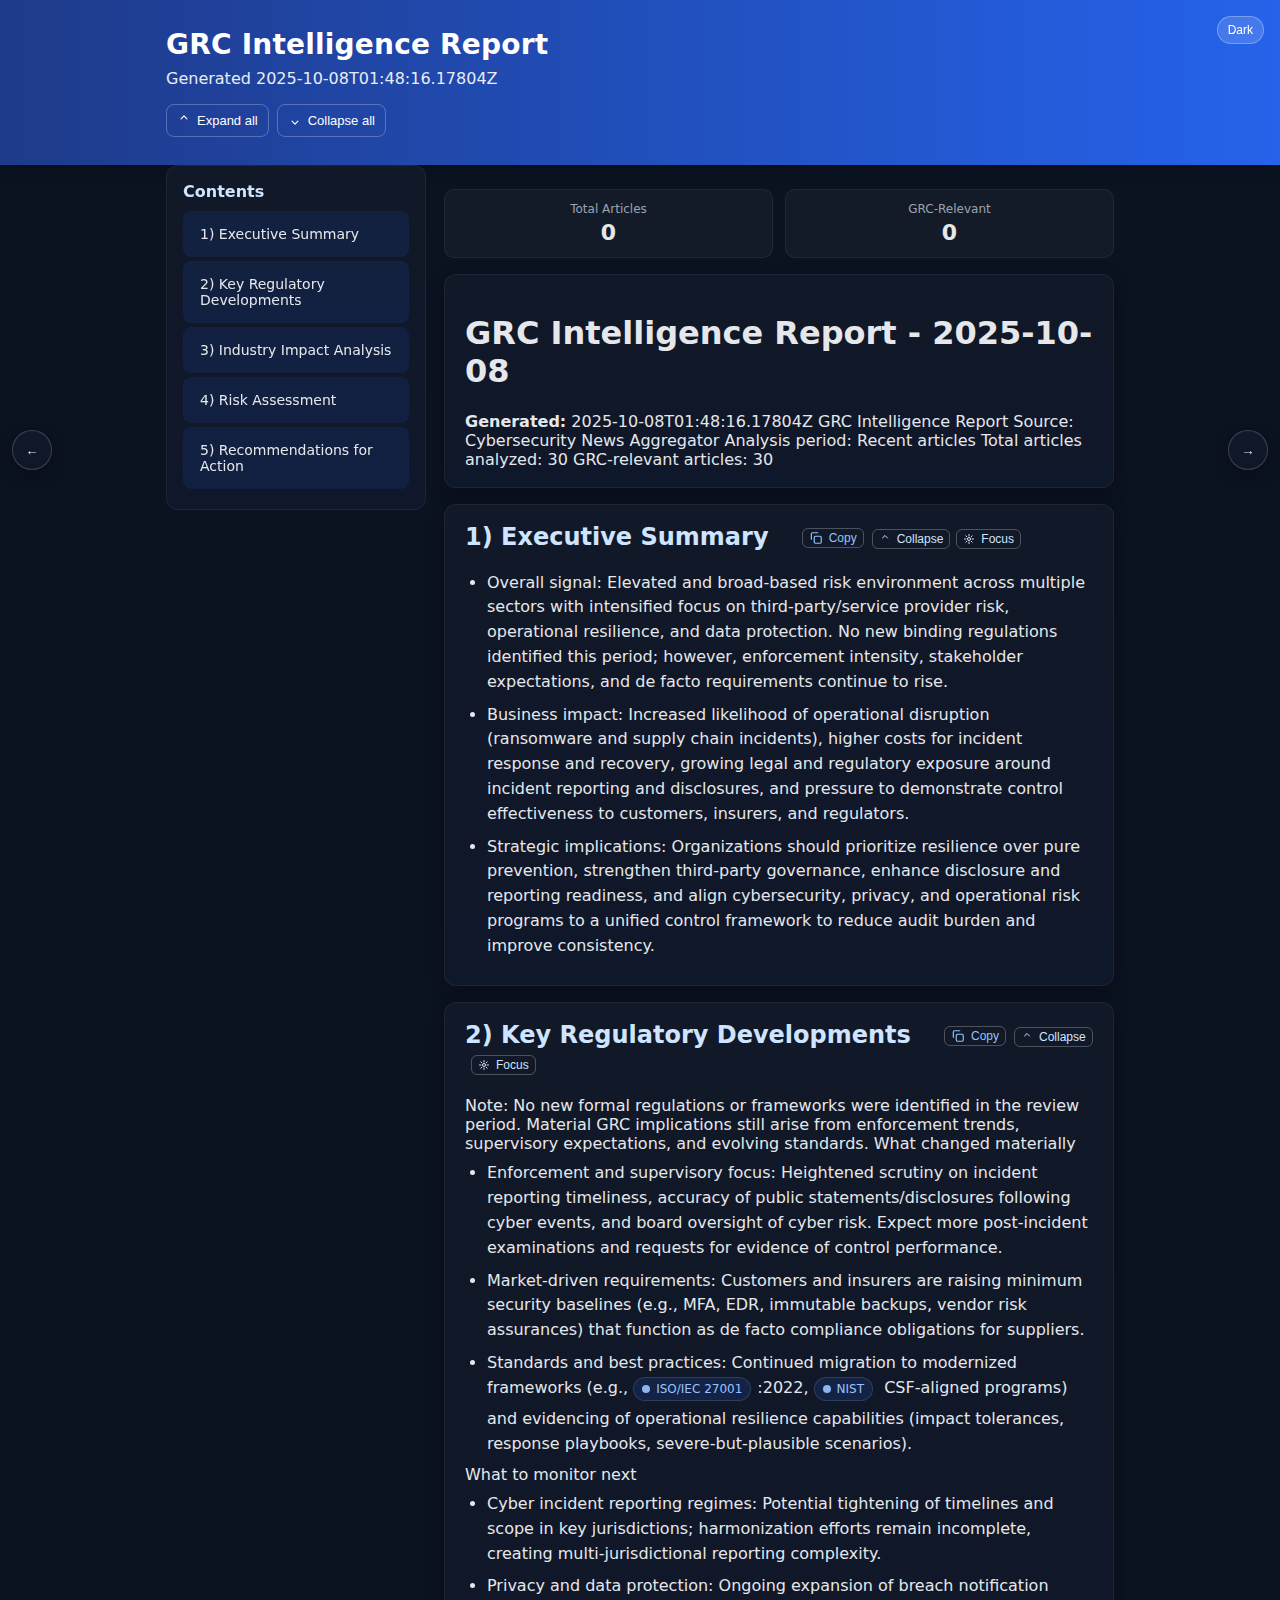
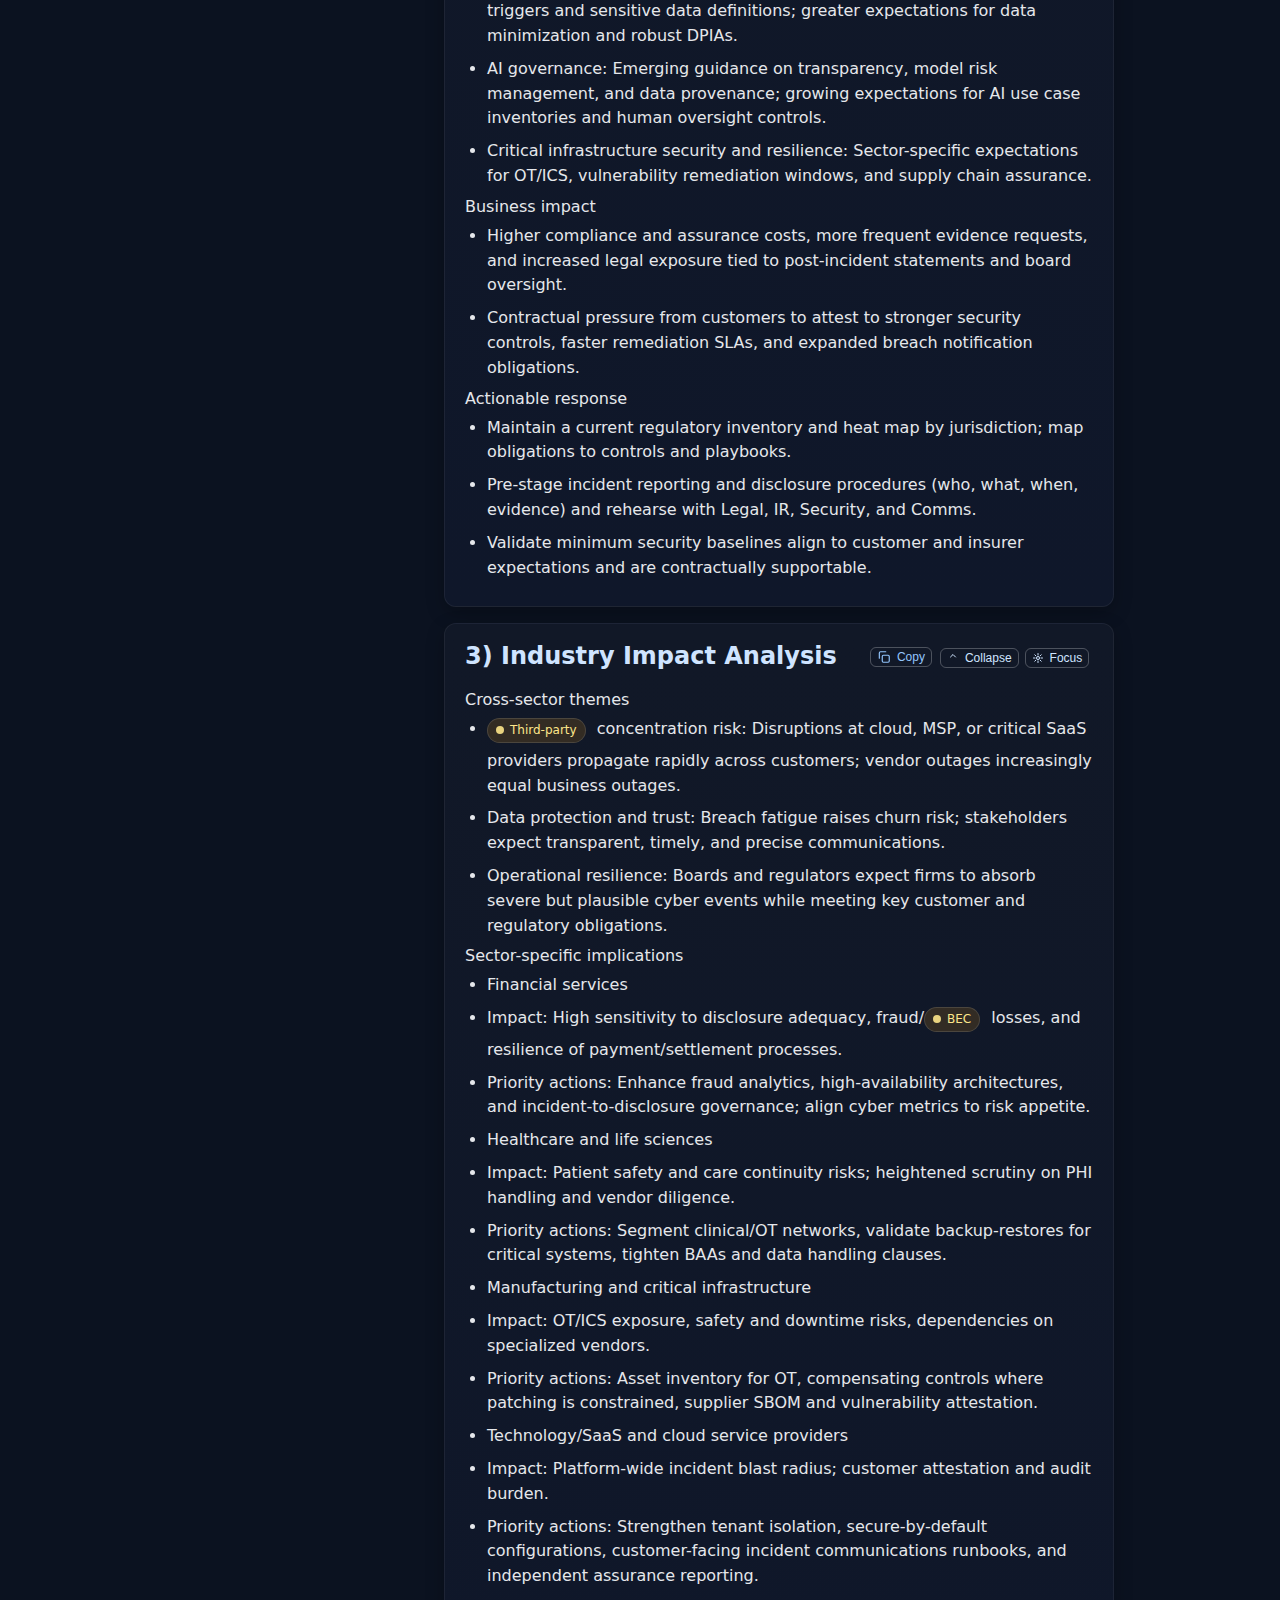
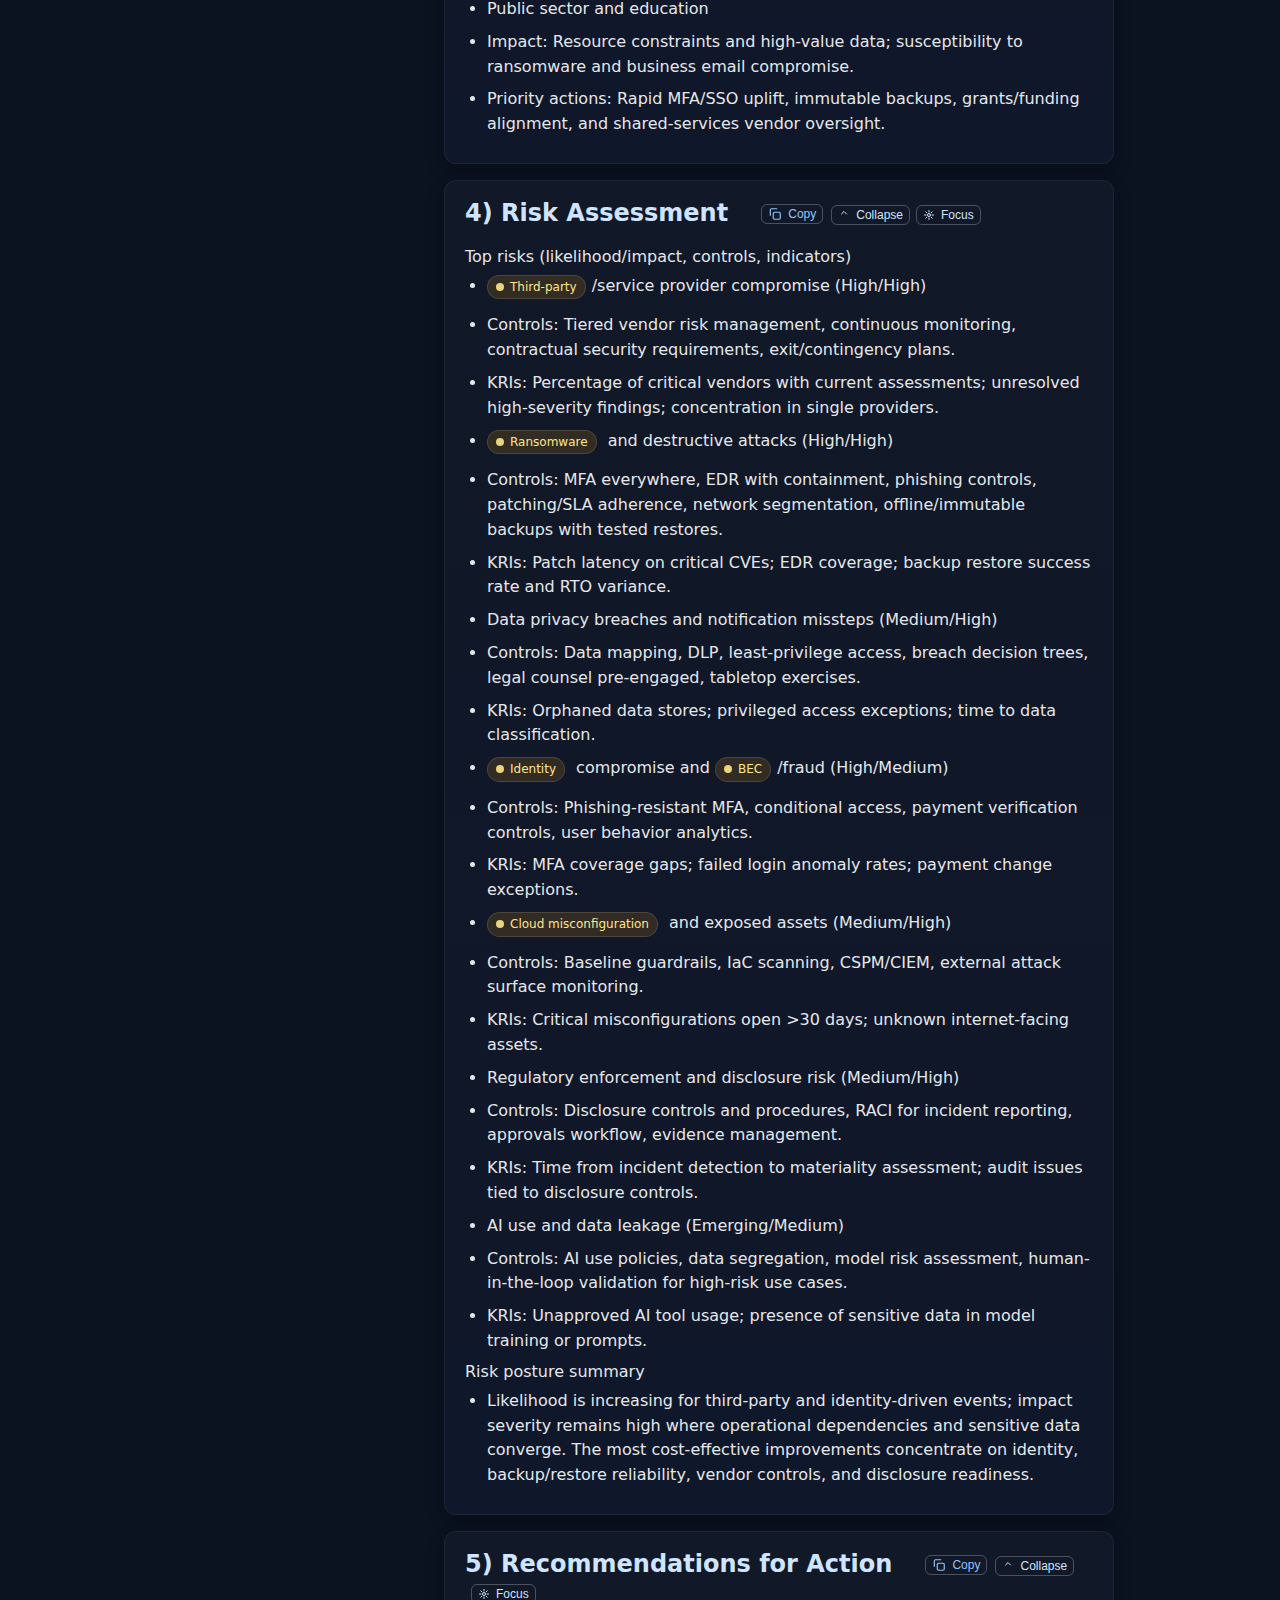
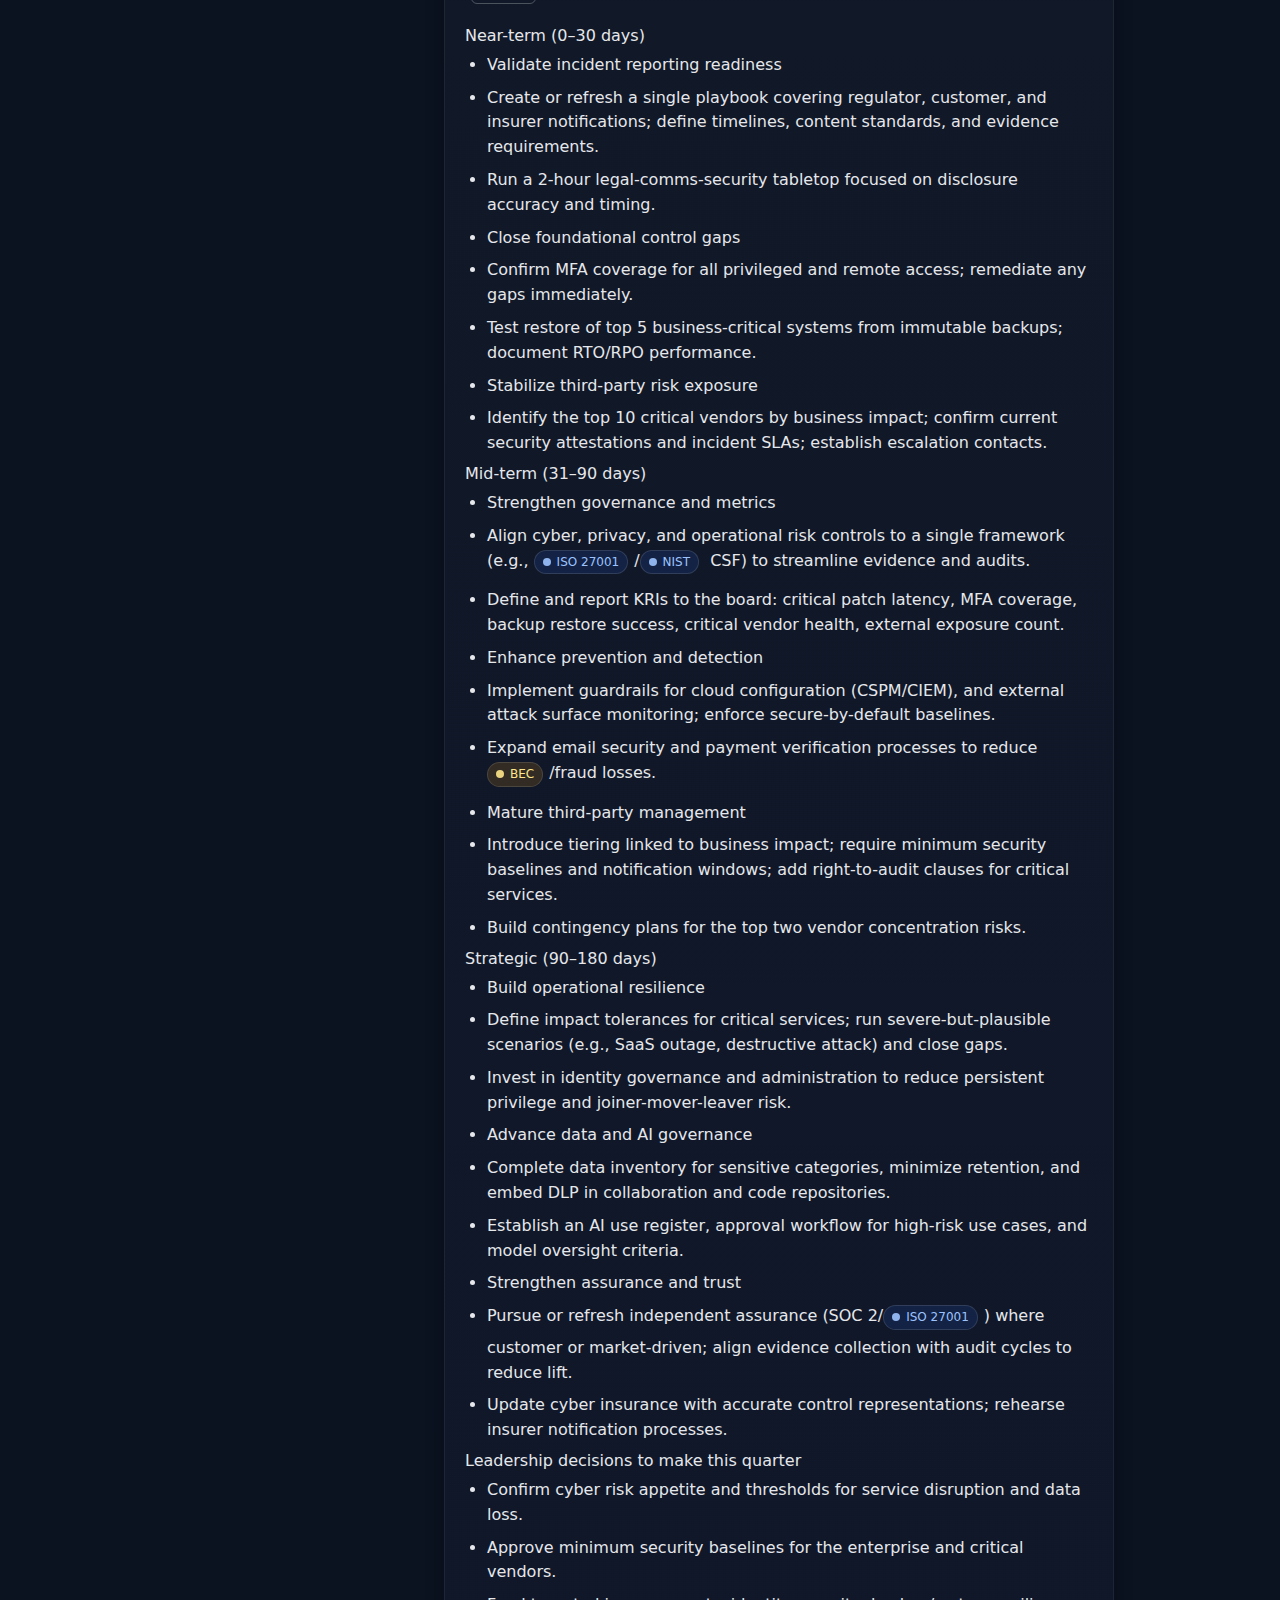
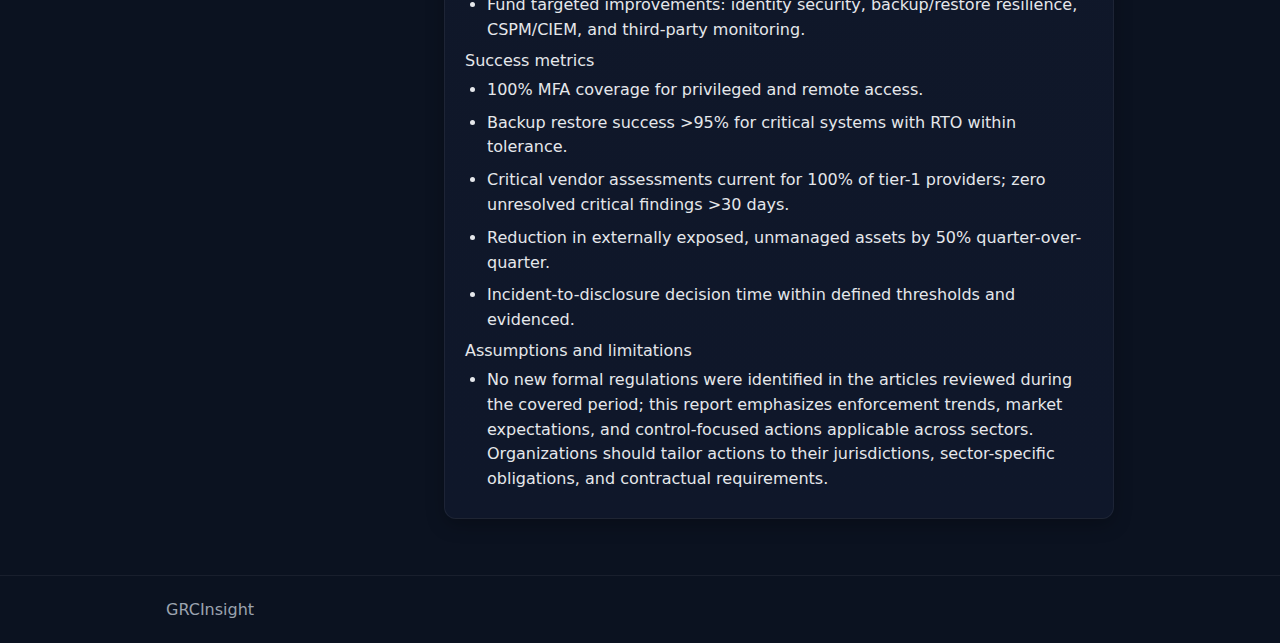
<file: site/index.html>
<!DOCTYPE html>
<html lang="en">
  <head>
    <meta charset="utf-8" />
    <meta name="viewport" content="width=device-width, initial-scale=1" />
    <title>GRC Intelligence Report</title>
    <link rel="icon" href="static/favicon.png" type="image/png" />
    <link rel="apple-touch-icon" href="static/favicon.png" />
    <link rel="stylesheet" href="static/style.css" />
  </head>
  <body>
    <div id="progress" class="progress" aria-hidden="true"></div>
    <header class="app-header">
      <div class="container">
        <h1 class="title">GRC Intelligence Report</h1>
        <p class="subtitle" id="generated">Generated from latest analysis</p>
        <button id="themeToggle" class="theme-toggle" aria-label="Toggle theme" title="Toggle theme">
          <span class="mode dark">Dark</span>
          <span class="mode light">Light</span>
        </button>
        <div class="controls" role="group" aria-label="Report controls">
          <div class="control-buttons" role="group" aria-label="View actions">
            <button id="expandAll" class="action-btn" type="button">
              <svg class="icon" width="14" height="14" viewBox="0 0 24 24" fill="none" xmlns="http://www.w3.org/2000/svg" aria-hidden="true"><path d="M7 10l5-5 5 5" stroke="currentColor" stroke-width="2" stroke-linecap="round" stroke-linejoin="round"/></svg>
              <span>Expand all</span>
            </button>
            <button id="collapseAll" class="action-btn" type="button">
              <svg class="icon" width="14" height="14" viewBox="0 0 24 24" fill="none" xmlns="http://www.w3.org/2000/svg" aria-hidden="true"><path d="M7 14l5 5 5-5" stroke="currentColor" stroke-width="2" stroke-linecap="round" stroke-linejoin="round"/></svg>
              <span>Collapse all</span>
            </button>
          </div>
        </div>
      </div>
    </header>
    <div class="topbar" id="topbar">
      <div class="container">
        <div class="topbar-scroll" id="topbarLinks" aria-label="Sections"></div>
      </div>
    </div>
    <main class="container">
      <div class="layout">
        <aside class="sidebar" id="sidebar">
          <h2 class="sidebar-title">Contents</h2>
          <nav id="toc"></nav>
        </aside>
        <section class="content">
          <div id="report" class="report"></div>
        </section>
      </div>
    </main>
    <footer class="app-footer">
      <div class="container">
        <span>GRCInsight</span>
      </div>
    </footer>
    <script src="static/app.js"></script>
    <button id="backToTop" class="back-to-top" aria-label="Back to top" title="Back to top">
      <svg width="18" height="18" viewBox="0 0 24 24" fill="none" xmlns="http://www.w3.org/2000/svg" aria-hidden="true">
        <path d="M12 19V5" stroke="currentColor" stroke-width="2" stroke-linecap="round"/>
        <path d="M6 11l6-6 6 6" stroke="currentColor" stroke-width="2" stroke-linecap="round" stroke-linejoin="round"/>
      </svg>
    </button>
  </body>
  </html>
</file>
<file: site/static/style.css>
:root {
  --bg: #0b1220;
  --panel: #111827;
  --panel-2: #0f172a;
  --text: #e5e7eb;
  --muted: #9ca3af;
  --accent: #1e3a8a; /* blue-900 */
  --accent-2: #2563eb; /* blue-600 */
  --ok: #16a34a;
  --warn: #f59e0b;
  --danger: #ef4444;
}

/* Light theme overrides */
body.light {
  --bg: #f7fafc;
  --panel: #ffffff;
  --panel-2: #f8fafc;
  --text: #111827;
  --muted: #6b7280;
}

* { box-sizing: border-box; }
html, body { margin: 0; padding: 0; background: var(--bg); color: var(--text); font-family: Inter, ui-sans-serif, system-ui, -apple-system, Segoe UI, Roboto, Arial, "Noto Sans", "Apple Color Emoji", "Segoe UI Emoji"; }
html { scroll-behavior: smooth; }

.container { max-width: 980px; margin: 0 auto; padding: 0 16px; }

.app-header { background: linear-gradient(90deg, var(--accent), var(--accent-2)); color: white; padding: 28px 0; box-shadow: 0 2px 16px rgba(0,0,0,0.2); }
.app-header .title { margin: 0; font-size: 28px; letter-spacing: 0.2px; }
.app-header .subtitle { margin: 6px 0 0; opacity: 0.9; }
.current-section { margin-top: 6px; font-size: 13px; opacity: 0.9; }

.theme-toggle { position: absolute; right: 16px; top: 16px; background: rgba(255,255,255,0.15); border: 1px solid rgba(255,255,255,0.28); color: #fff; border-radius: 999px; padding: 6px 10px; font-size: 12px; cursor: pointer; backdrop-filter: blur(4px); }
.theme-toggle .mode { display: none; }
body.light .theme-toggle { background: rgba(0,0,0,0.06); color: #0b1220; border-color: rgba(0,0,0,0.15); }
body:not(.light) .theme-toggle .dark { display: inline; }
body.light .theme-toggle .light { display: inline; }

.controls { display: grid; grid-template-columns: repeat(auto-fit, minmax(220px, 1fr)); gap: 10px; margin-top: 12px; align-items: center; }
.control-buttons { display: flex; gap: 8px; flex-wrap: wrap; }
.action-btn { border: 1px solid rgba(255,255,255,0.25); background: transparent; color: #fff; border-radius: 8px; padding: 8px 10px; cursor: pointer; font-size: 13px; display: inline-flex; align-items: center; gap: 6px; }
body.light .action-btn { border-color: rgba(0,0,0,0.15); color: #0b1220; }
.action-btn:hover { background: rgba(255,255,255,0.08); }
body.light .action-btn:hover { background: rgba(0,0,0,0.05); }
.mobile-toc { width: 100%; border-radius: 10px; border: 1px solid rgba(255,255,255,0.25); padding: 10px 12px; background: rgba(255,255,255,0.12); color: #fff; }
body.light .mobile-toc { background: rgba(0,0,0,0.04); color: #0b1220; border-color: rgba(0,0,0,0.15); }

.app-footer { padding: 24px 0; color: var(--muted); border-top: 1px solid rgba(255,255,255,0.06); margin-top: 28px; }

.report { display: grid; gap: 16px; padding: 18px 0 28px; }

.layout { display: grid; grid-template-columns: 260px 1fr; gap: 18px; align-items: start; }
@media (max-width: 900px) { .layout { grid-template-columns: 1fr; } .sidebar { position: static; } }

.sidebar { position: sticky; top: 12px; background: linear-gradient(180deg, var(--panel), var(--panel-2)); border: 1px solid rgba(255,255,255,0.06); border-radius: 12px; padding: 16px; max-height: calc(100vh - 32px); overflow: auto; }
body.light .sidebar { border-color: rgba(0,0,0,0.08); }
.sidebar-title { margin: 0 0 10px; font-size: 16px; color: #cfe4ff; }
body.light .sidebar-title { color: #1e3a8a; }
.sidebar nav a { display: block; padding: 6px 8px; margin: 2px 0; border-radius: 8px; color: var(--text); text-decoration: none; font-size: 14px; border: 1px solid transparent; }
.sidebar nav a:hover { background: rgba(255,255,255,0.06); }
.sidebar nav a.active { background: rgba(37, 99, 235, 0.12); border-color: rgba(37, 99, 235, 0.32); }
body.light .sidebar nav a:hover { background: rgba(0,0,0,0.04); }
body.light .sidebar nav a.active { background: rgba(37, 99, 235, 0.10); border-color: rgba(37, 99, 235, 0.25); }

/* Collapsible outline */
.sidebar details { margin: 4px 0; }
.sidebar details > summary { list-style: none; cursor: pointer; padding: 6px 8px; border-radius: 8px; }
.sidebar details > summary:hover { background: rgba(255,255,255,0.06); }
body.light .sidebar details > summary:hover { background: rgba(0,0,0,0.04); }
.sidebar details[open] > summary { background: rgba(37, 99, 235, 0.12); }
body.light .sidebar details[open] > summary { background: rgba(37, 99, 235, 0.10); }
.sidebar details ul { margin: 6px 0 8px 10px; padding: 0; }
.sidebar details ul li { list-style: none; }
.sidebar details ul a { font-size: 13px; padding: 4px 8px; display: block; color: var(--muted); }
.sidebar details ul a:hover { color: var(--text); }

.card { background: linear-gradient(180deg, var(--panel), var(--panel-2)); border: 1px solid rgba(255,255,255,0.06); border-radius: 12px; padding: 18px 20px; box-shadow: 0 6px 18px rgba(0,0,0,0.25); }
.card.collapsed > :not(h2) { display: none; }
.card h2, .card h3 { margin-top: 0; color: #cfe4ff; }
.card h2 { scroll-margin-top: 90px; }
body.light .card { border-color: rgba(0,0,0,0.08); box-shadow: 0 6px 18px rgba(0,0,0,0.08); }
body.light .card h2, body.light .card h3 { color: #1e3a8a; }

p, li { line-height: 1.55; }
ul { margin: 8px 0 8px 22px; padding: 0; }

.pill { display: inline-block; padding: 2px 8px; border-radius: 999px; font-size: 12px; margin: 0 6px 6px 0; border: 1px solid rgba(255,255,255,0.12); }
.pill.framework { background: rgba(37, 99, 235, 0.15); color: #cfe4ff; }
.pill.regulation { background: rgba(34, 197, 94, 0.15); color: #d1fae5; }
.pill.risk { background: rgba(245, 158, 11, 0.15); color: #fde68a; }
.pill::before { content: ""; display: inline-block; width: 8px; height: 8px; border-radius: 50%; margin-right: 6px; background: currentColor; opacity: 0.9; }
.pill.framework { color: #9cc3ff; }
.pill.regulation { color: #86efac; }
.pill.risk { color: #fde68a; }

.kbd { font-family: ui-monospace, SFMono-Regular, Menlo, Consolas, "Liberation Mono", monospace; background: rgba(255,255,255,0.06); border: 1px solid rgba(255,255,255,0.12); padding: 2px 6px; border-radius: 6px; }

code { background: rgba(255,255,255,0.06); padding: 2px 6px; border-radius: 4px; }
pre { background: rgba(255,255,255,0.06); padding: 12px; border-radius: 8px; overflow: auto; }
body.light pre, body.light code { background: rgba(0,0,0,0.05); }

.summary-grid { display: grid; grid-template-columns: repeat(auto-fit, minmax(220px, 1fr)); gap: 12px; margin-top: 6px; }
.stat { background: rgba(255,255,255,0.04); border: 1px solid rgba(255,255,255,0.06); border-radius: 10px; padding: 12px; text-align: center; }
.stat .label { color: var(--muted); font-size: 12px; }
.stat .value { font-size: 22px; font-weight: 600; margin-top: 4px; }
.stat .value.animate { transition: color 200ms ease; }
.stat:hover .value { color: #93c5fd; }

.chips { margin-top: 6px; }

/* Links */
a { color: #93c5fd; text-decoration: none; }
a:hover { text-decoration: underline; }

/* Anchor links for headings */
.anchor-link { opacity: 0.0; margin-left: 8px; font-size: 0.85em; color: #93c5fd; text-decoration: none; }
.card h2:hover .anchor-link, .card h3:hover .anchor-link { opacity: 1; }

/* Copy link button */
.copy-link { margin-left: 8px; font-size: 12px; border: 1px solid rgba(255,255,255,0.25); background: transparent; color: #93c5fd; border-radius: 6px; padding: 2px 6px; cursor: pointer; display: inline-flex; align-items: center; gap: 6px; }
body.light .copy-link { border-color: rgba(0,0,0,0.2); color: #1e3a8a; }
.copy-link:hover { background: rgba(147,197,253,0.15); }
.collapse-toggle { margin-left: 8px; font-size: 12px; border: 1px solid rgba(255,255,255,0.25); background: transparent; color: #cfe4ff; border-radius: 6px; padding: 2px 6px; cursor: pointer; display: inline-flex; align-items: center; gap: 6px; }
body.light .collapse-toggle { border-color: rgba(0,0,0,0.2); color: #1e3a8a; }
.collapse-toggle:hover { background: rgba(255,255,255,0.08); }
.focus-toggle { margin-left: 6px; font-size: 12px; border: 1px solid rgba(255,255,255,0.25); background: transparent; color: #cfe4ff; border-radius: 6px; padding: 2px 6px; cursor: pointer; display: inline-flex; align-items: center; gap: 6px; }
body.light .focus-toggle { border-color: rgba(0,0,0,0.2); color: #1e3a8a; }
.focus-toggle:hover { background: rgba(255,255,255,0.08); }

/* Mobile top bar */
.topbar { display: none; position: sticky; top: 0; z-index: 5; background: linear-gradient(90deg, var(--panel), var(--panel-2)); border-bottom: 1px solid rgba(255,255,255,0.06); }
.topbar .topbar-scroll { display: flex; gap: 8px; overflow-x: auto; padding: 10px 0; }
.topbar .chip { white-space: nowrap; padding: 6px 10px; border-radius: 999px; border: 1px solid rgba(255,255,255,0.12); color: var(--text); text-decoration: none; font-size: 13px; }
.topbar .chip.active { background: rgba(37, 99, 235, 0.18); border-color: rgba(37, 99, 235, 0.3); }
@media (max-width: 900px) { .topbar { display: block; } .sidebar { display: none; } }

/* Back to top */
.back-to-top { position: fixed; right: 16px; bottom: 16px; width: 42px; height: 42px; border-radius: 999px; border: 1px solid rgba(255,255,255,0.18); background: linear-gradient(180deg, var(--panel), var(--panel-2)); color: var(--text); display: grid; place-items: center; cursor: pointer; box-shadow: 0 6px 18px rgba(0,0,0,0.25); opacity: 0; pointer-events: none; transition: opacity 180ms ease, transform 180ms ease; }
.back-to-top.show { opacity: 1; pointer-events: auto; }
.back-to-top:hover { transform: translateY(-2px); }
body.light .back-to-top { border-color: rgba(0,0,0,0.12); }

/* Copy button inline icon */
.copy-link { display: inline-flex; align-items: center; gap: 6px; }
.copy-link svg { display: inline-block; }

/* Subtle fade-in for pills */
.pill { animation: pillIn 300ms ease both; }
@keyframes pillIn { from { transform: translateY(2px); opacity: 0 } to { transform: translateY(0); opacity: 1 } }

/* Mark highlight */
mark { background: rgba(250, 204, 21, 0.35); padding: 0 2px; border-radius: 3px; }
body.light mark { background: rgba(250, 204, 21, 0.5); }

/* Progress bar */
.progress { position: fixed; top: 0; left: 0; height: 3px; width: 0; background: linear-gradient(90deg, var(--accent-2), #38bdf8); z-index: 1000; box-shadow: 0 1px 6px rgba(0,0,0,0.3); }

/* Print styles */
@media print {
  body { background: #fff; color: #000; }
  .app-header, .sidebar, .topbar, .controls, .app-footer, .back-to-top, .theme-toggle, .progress { display: none !important; }
  .card, .content { background: #fff; border: none; box-shadow: none; }
}

/* Focus mode */
body.focus-mode .card { transition: opacity 160ms ease, filter 160ms ease; }
body.focus-mode .card:not(.focused) { opacity: 0.22; filter: blur(1px); pointer-events: none; }

/* Floating prev/next */
.nav-fab { position: fixed; top: 50%; transform: translateY(-50%); width: 40px; height: 40px; border-radius: 999px; display: grid; place-items: center; color: var(--text); background: linear-gradient(180deg, var(--panel), var(--panel-2)); border: 1px solid rgba(255,255,255,0.18); box-shadow: 0 6px 18px rgba(0,0,0,0.25); cursor: pointer; }
body.light .nav-fab { border-color: rgba(0,0,0,0.12); }
.nav-fab.left { left: 12px; }
.nav-fab.right { right: 12px; }
.nav-fab:hover { transform: translateY(-50%) scale(1.04); }

/* Chip icons */
.chip .chip-icon { opacity: 0.85; margin-right: 6px; font-size: 12px; }
.chip svg.icon { margin-right: 6px; }
</file>
